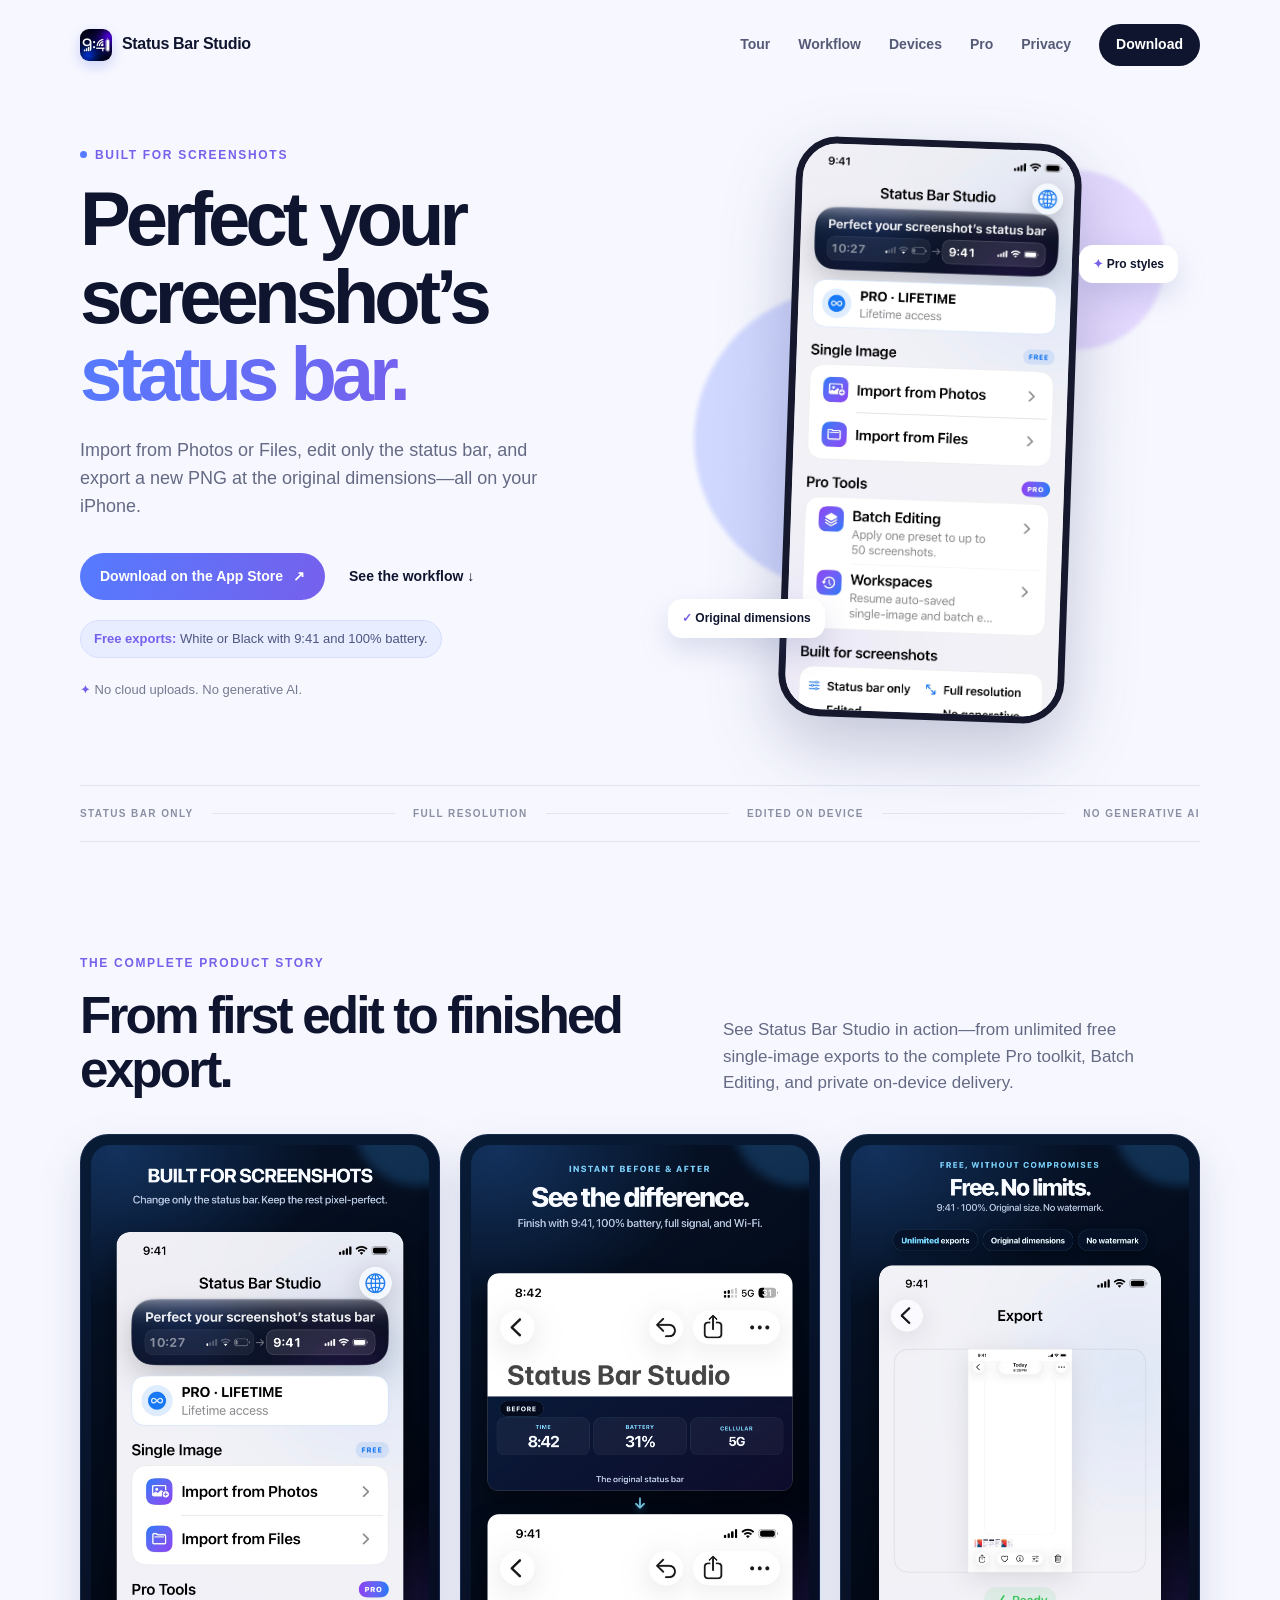
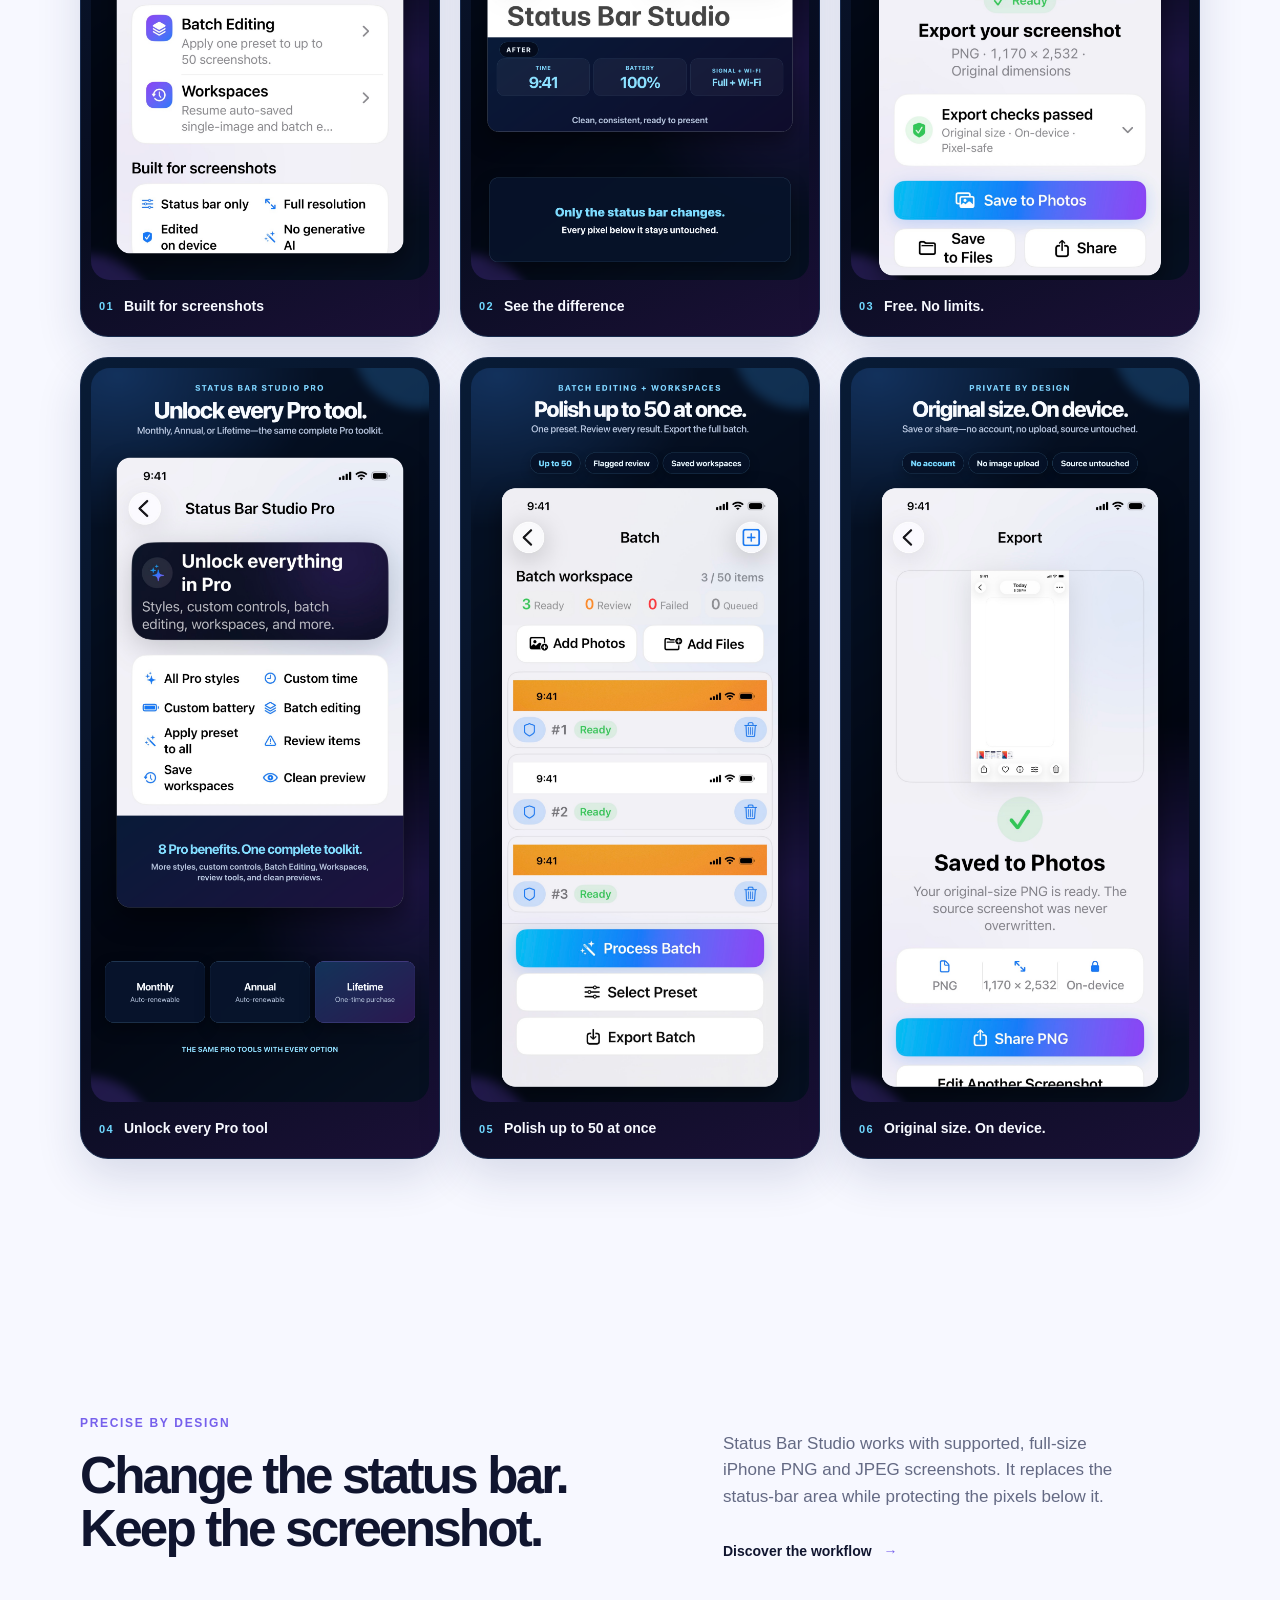
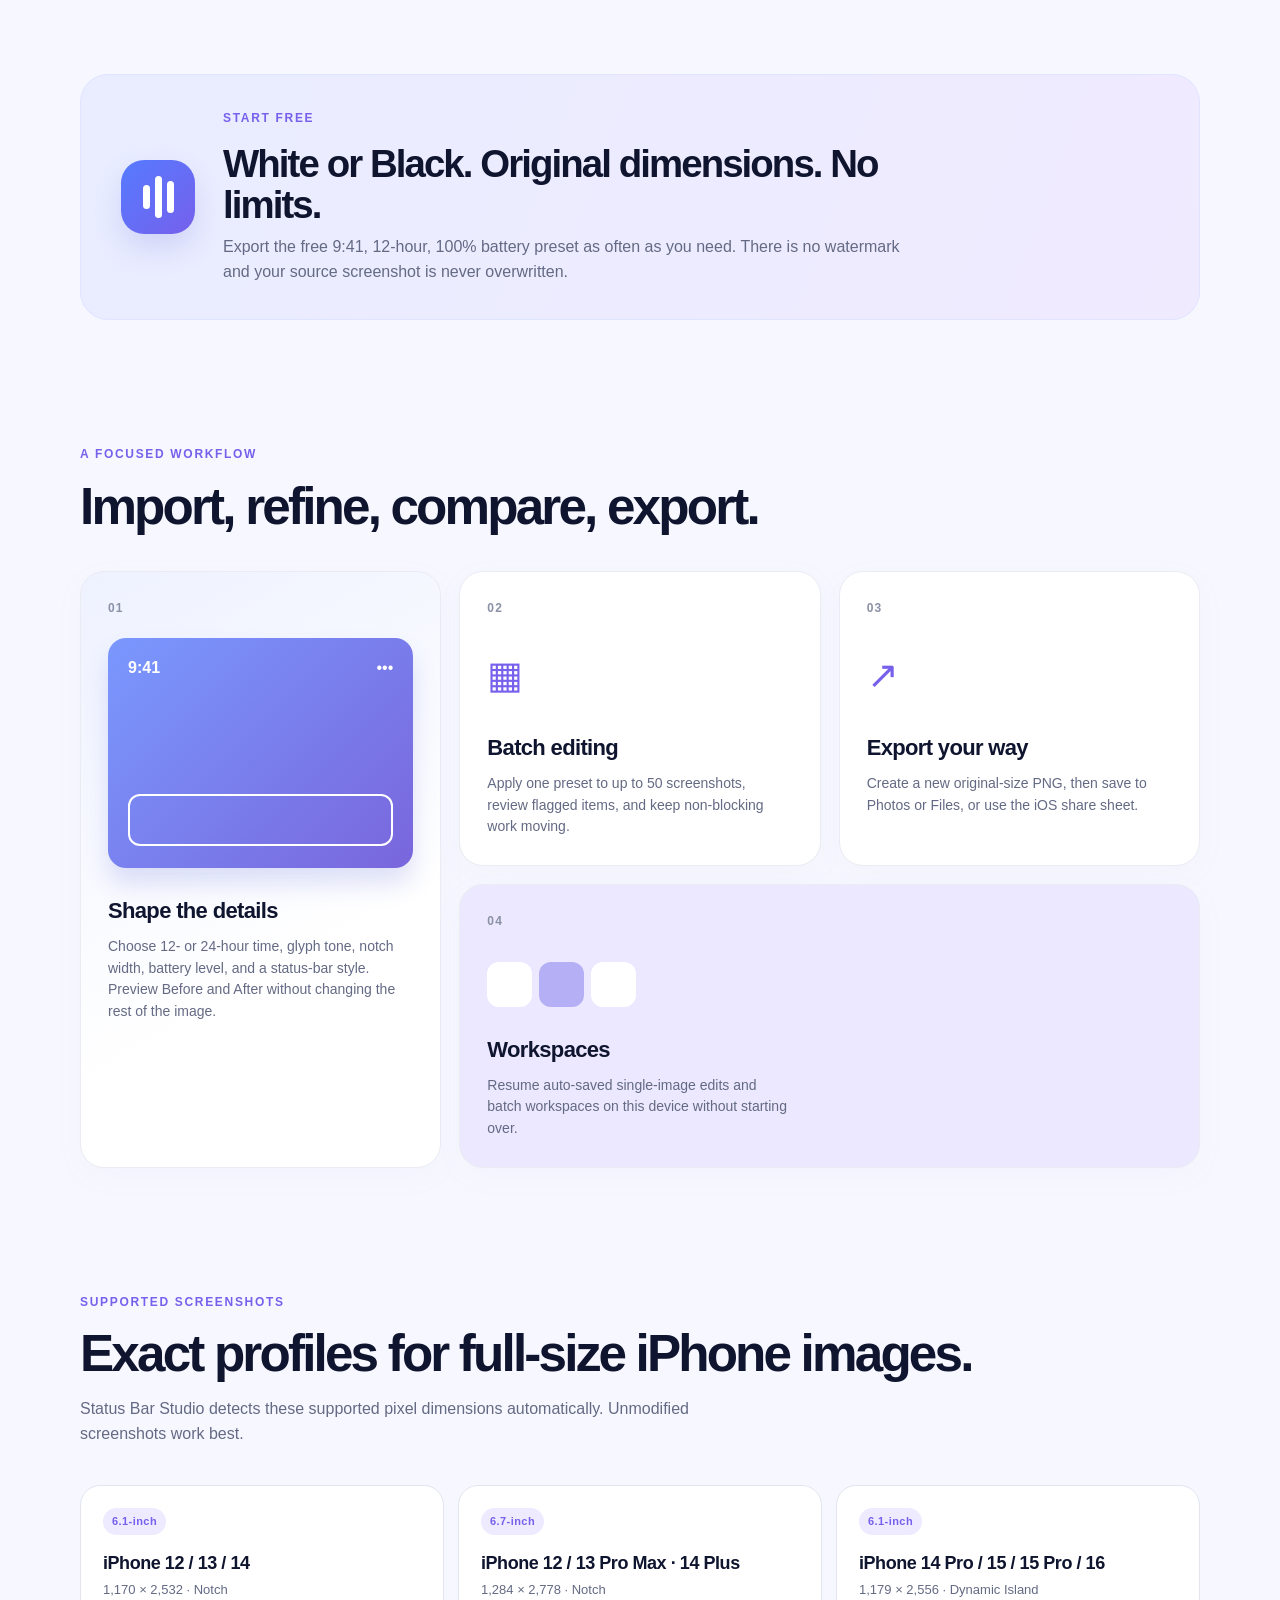
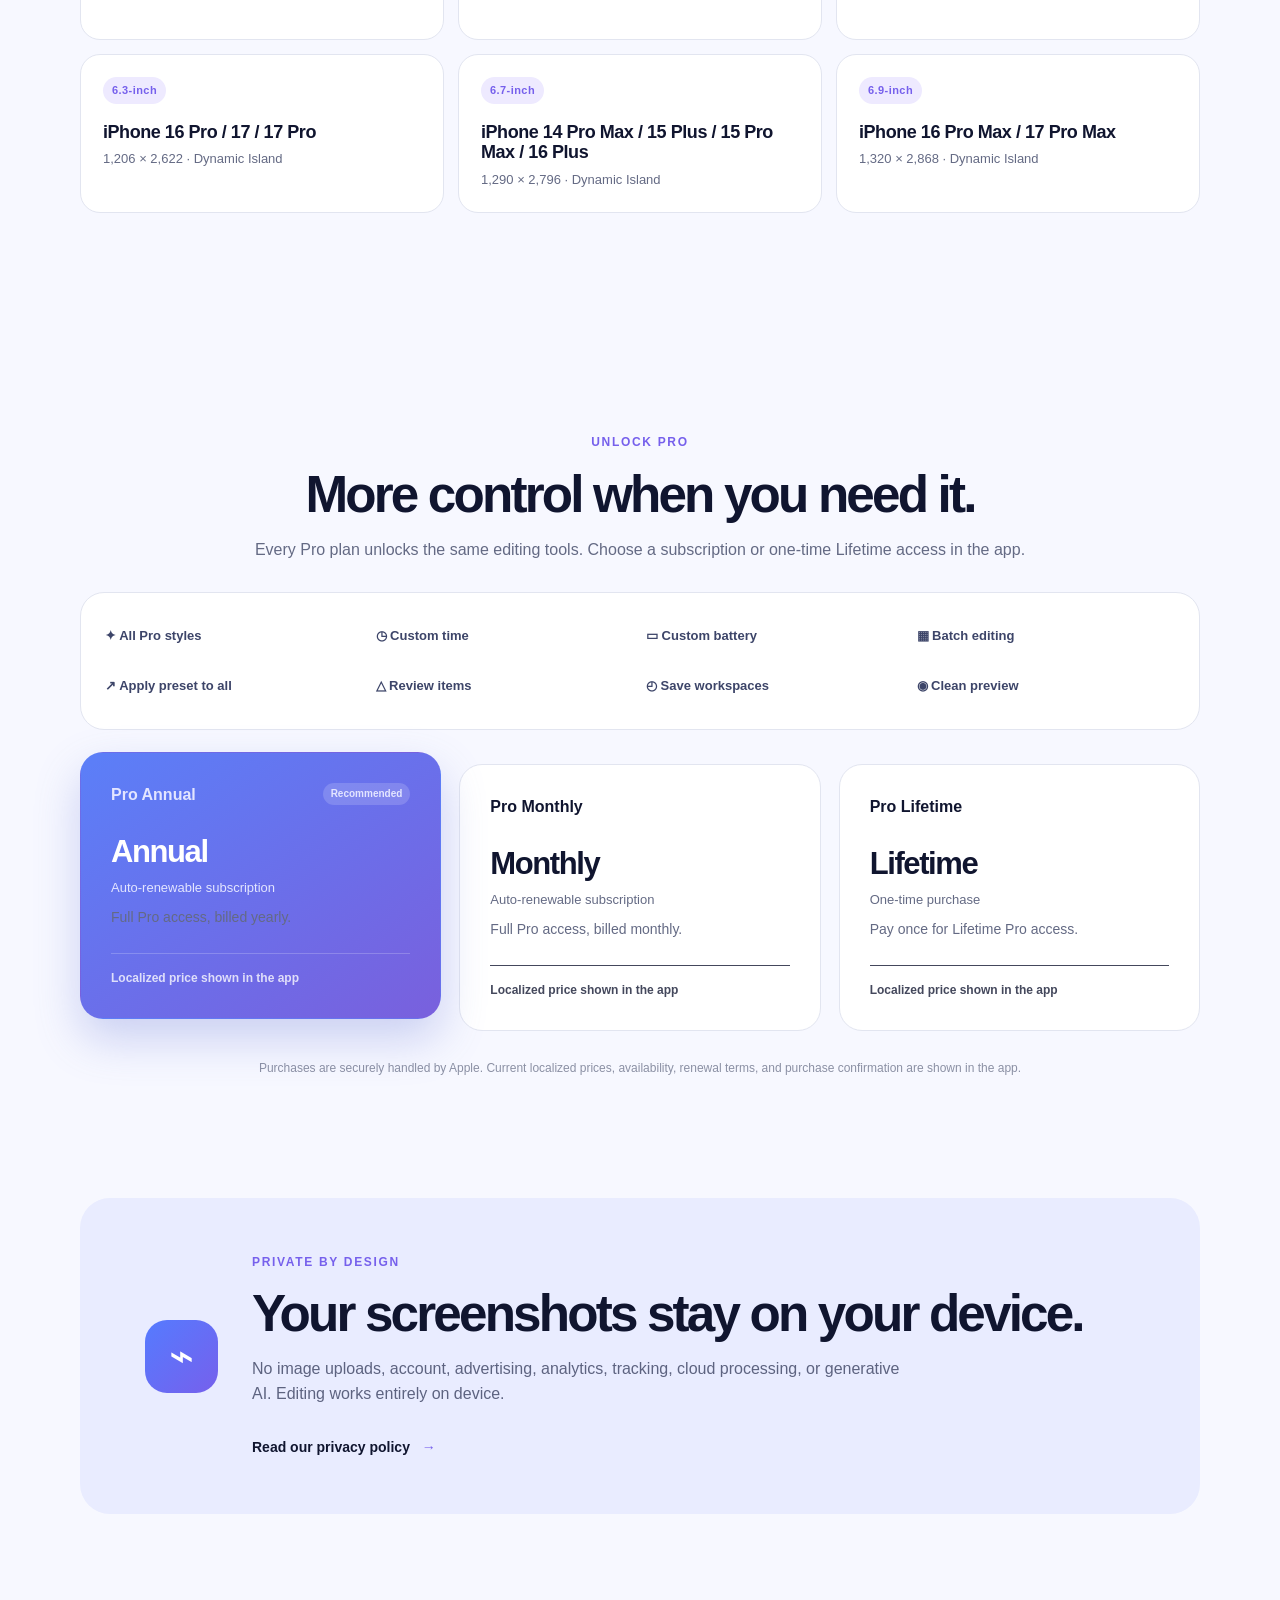
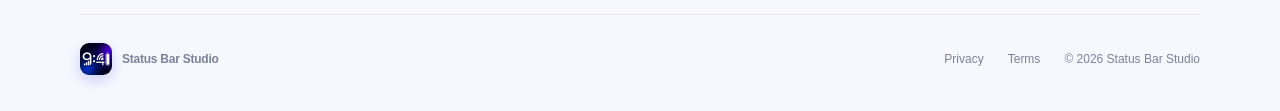
<file: index.html>
<!doctype html>
<html lang="en">
  <head>
    <meta charset="utf-8">
    <meta name="viewport" content="width=device-width, initial-scale=1">
    <meta name="description" content="Perfect your iPhone screenshot’s status bar with precise, on-device editing, original-size PNG export, Batch Editing, and Workspaces.">
    <meta name="theme-color" content="#f7f8ff">
    <meta property="og:type" content="website">
    <meta property="og:title" content="Status Bar Studio — Perfect your screenshot’s status bar">
    <meta property="og:description" content="Edit only the status bar, keep original dimensions, and process every screenshot on device.">
    <meta property="og:url" content="https://peterjiajunzhang.github.io/StatusBarStudioCom/">
    <meta property="og:image" content="https://peterjiajunzhang.github.io/StatusBarStudioCom/assets/marketing/slide-1.png">
    <link rel="canonical" href="https://peterjiajunzhang.github.io/StatusBarStudioCom/">
    <link rel="icon" href="assets/app-icon.png">
    <title>Status Bar Studio — Perfect your screenshot’s status bar</title>
    <link rel="stylesheet" href="styles.css">
    <script defer src="script.js"></script>
  </head>
  <body>
    <a class="skip-link" href="#main-content">Skip to content</a>
    <header class="site-header">
      <a class="brand" href="./" aria-label="Status Bar Studio home">
        <img class="brand-icon" src="assets/app-icon.png" alt="">
        <span>Status Bar Studio</span>
      </a>
      <button class="menu-toggle" type="button" aria-expanded="false" aria-controls="site-nav">Menu</button>
      <nav id="site-nav" class="site-nav" aria-label="Main navigation">
        <a href="#tour">Tour</a>
        <a href="#workflow">Workflow</a>
        <a href="#devices">Devices</a>
        <a href="#plans">Pro</a>
        <a href="privacy/">Privacy</a>
        <a class="nav-cta" href="https://apps.apple.com/app/id6801398367" aria-label="Download Status Bar Studio on the App Store">Download</a>
      </nav>
    </header>

    <main id="main-content">
      <section class="hero section-shell" aria-labelledby="hero-title">
        <div class="hero-copy">
          <p class="eyebrow"><span class="eyebrow-dot"></span>Built for screenshots</p>
          <h1 id="hero-title">Perfect your screenshot’s <em>status bar.</em></h1>
          <p class="hero-lede">Import from Photos or Files, edit only the status bar, and export a new PNG at the original dimensions—all on your iPhone.</p>
          <div class="hero-actions">
            <a class="button button-primary" href="https://apps.apple.com/app/id6801398367" aria-label="Download Status Bar Studio on the App Store">Download on the App Store <span aria-hidden="true">↗</span></a>
            <a class="text-link" href="#workflow">See the workflow <span aria-hidden="true">↓</span></a>
          </div>
          <p class="hero-free"><strong>Free exports:</strong> White or Black with 9:41 and 100% battery.</p>
          <p class="hero-note"><span aria-hidden="true">✦</span> No cloud uploads. No generative AI.</p>
        </div>
        <div class="hero-art hero-screenshot">
          <div class="glow glow-one"></div>
          <div class="glow glow-two"></div>
          <div class="screenshot-shell">
            <img src="assets/app-home.jpeg" width="1170" height="2532" alt="Status Bar Studio home screen showing the status-bar comparison, Single Image imports, Batch Editing, and Workspaces">
          </div>
          <div class="floating-chip chip-top">✦ <span>Pro styles</span></div>
          <div class="floating-chip chip-bottom">✓ <span>Original dimensions</span></div>
        </div>
      </section>

      <section class="trust-strip section-shell" aria-label="Product highlights">
        <span>STATUS BAR ONLY</span><span class="strip-line"></span><span>FULL RESOLUTION</span><span class="strip-line"></span><span>EDITED ON DEVICE</span><span class="strip-line"></span><span>NO GENERATIVE AI</span>
      </section>

      <section id="tour" class="campaign-section section-shell" aria-labelledby="tour-title">
        <div class="section-heading campaign-heading">
          <div>
            <p class="eyebrow">The complete product story</p>
            <h2 id="tour-title">From first edit to finished export.</h2>
          </div>
          <p>See Status Bar Studio in action—from unlimited free single-image exports to the complete Pro toolkit, Batch Editing, and private on-device delivery.</p>
        </div>
        <div class="campaign-gallery" aria-label="Status Bar Studio App Store product tour">
          <figure class="campaign-slide">
            <img src="assets/marketing/slide-1.png" width="1320" height="2868" loading="lazy" decoding="async" alt="Status Bar Studio home screen with its before-and-after status bar preview and import choices">
            <figcaption><span>01</span><strong>Built for screenshots</strong></figcaption>
          </figure>
          <figure class="campaign-slide">
            <img src="assets/marketing/slide-2.png" width="1320" height="2868" loading="lazy" decoding="async" alt="Before and after comparison changing 8:42, 31 percent, and 5G to 9:41, 100 percent, full signal, and Wi-Fi">
            <figcaption><span>02</span><strong>See the difference</strong></figcaption>
          </figure>
          <figure class="campaign-slide">
            <img src="assets/marketing/slide-3.png" width="1320" height="2868" loading="lazy" decoding="async" alt="Free export screen showing unlimited original-dimension PNG export without a watermark">
            <figcaption><span>03</span><strong>Free. No limits.</strong></figcaption>
          </figure>
          <figure class="campaign-slide">
            <img src="assets/marketing/slide-4.png" width="1320" height="2868" loading="lazy" decoding="async" alt="Status Bar Studio Pro screen showing eight Pro benefits and Monthly, Annual, and Lifetime purchase options">
            <figcaption><span>04</span><strong>Unlock every Pro tool</strong></figcaption>
          </figure>
          <figure class="campaign-slide">
            <img src="assets/marketing/slide-5.png" width="1320" height="2868" loading="lazy" decoding="async" alt="Batch workspace with three ready screenshots and controls to process, select a preset, and export the batch">
            <figcaption><span>05</span><strong>Polish up to 50 at once</strong></figcaption>
          </figure>
          <figure class="campaign-slide">
            <img src="assets/marketing/slide-6.png" width="1320" height="2868" loading="lazy" decoding="async" alt="Saved to Photos completion screen confirming PNG format, original dimensions, and on-device processing">
            <figcaption><span>06</span><strong>Original size. On device.</strong></figcaption>
          </figure>
        </div>
      </section>

      <section id="features" class="intro section-shell" aria-labelledby="intro-title">
        <div>
          <p class="eyebrow">Precise by design</p>
          <h2 id="intro-title">Change the status bar.<br>Keep the screenshot.</h2>
        </div>
        <div class="intro-copy">
          <p>Status Bar Studio works with supported, full-size iPhone PNG and JPEG screenshots. It replaces the status-bar area while protecting the pixels below it.</p>
          <a class="arrow-link" href="#workflow">Discover the workflow <span aria-hidden="true">→</span></a>
        </div>
      </section>

      <section class="free-export section-shell" aria-labelledby="free-export-title">
        <div class="free-export-icon" aria-hidden="true"><span></span><span></span><span></span></div>
        <div>
          <p class="eyebrow">Start free</p>
          <h2 id="free-export-title">White or Black. Original dimensions. No limits.</h2>
          <p>Export the free 9:41, 12-hour, 100% battery preset as often as you need. There is no watermark and your source screenshot is never overwritten.</p>
        </div>
      </section>

      <section id="workflow" class="feature-section section-shell" aria-labelledby="workflow-title">
        <div class="section-heading">
          <p class="eyebrow">A focused workflow</p>
          <h2 id="workflow-title">Import, refine, compare, export.</h2>
        </div>
        <div class="feature-grid">
          <article class="feature-card feature-card-large">
            <div class="card-number">01</div>
            <div class="mini-editor"><span class="mini-time">9:41</span><span class="mini-wifi">•••</span><div class="edit-handle"></div></div>
            <h3>Shape the details</h3>
            <p>Choose 12- or 24-hour time, glyph tone, notch width, battery level, and a status-bar style. Preview Before and After without changing the rest of the image.</p>
          </article>
          <article class="feature-card">
            <div class="card-number">02</div><div class="card-icon">▦</div>
            <h3>Batch editing</h3>
            <p>Apply one preset to up to 50 screenshots, review flagged items, and keep non-blocking work moving.</p>
          </article>
          <article class="feature-card">
            <div class="card-number">03</div><div class="card-icon">↗</div>
            <h3>Export your way</h3>
            <p>Create a new original-size PNG, then save to Photos or Files, or use the iOS share sheet.</p>
          </article>
          <article class="feature-card feature-card-wide">
            <div class="card-number">04</div><div class="history-dots"><span></span><span></span><span></span></div>
            <h3>Workspaces</h3>
            <p>Resume auto-saved single-image edits and batch workspaces on this device without starting over.</p>
          </article>
        </div>
      </section>

      <section id="devices" class="devices-section section-shell" aria-labelledby="devices-title">
        <div class="section-heading">
          <p class="eyebrow">Supported screenshots</p>
          <h2 id="devices-title">Exact profiles for full-size iPhone images.</h2>
          <p>Status Bar Studio detects these supported pixel dimensions automatically. Unmodified screenshots work best.</p>
        </div>
        <div class="device-grid">
          <article class="device-card"><span class="device-size">6.1-inch</span><h3>iPhone 12 / 13 / 14</h3><p>1,170 × 2,532 · Notch</p></article>
          <article class="device-card"><span class="device-size">6.7-inch</span><h3>iPhone 12 / 13 Pro Max · 14 Plus</h3><p>1,284 × 2,778 · Notch</p></article>
          <article class="device-card"><span class="device-size">6.1-inch</span><h3>iPhone 14 Pro / 15 / 15 Pro / 16</h3><p>1,179 × 2,556 · Dynamic Island</p></article>
          <article class="device-card"><span class="device-size">6.3-inch</span><h3>iPhone 16 Pro / 17 / 17 Pro</h3><p>1,206 × 2,622 · Dynamic Island</p></article>
          <article class="device-card"><span class="device-size">6.7-inch</span><h3>iPhone 14 Pro Max / 15 Plus / 15 Pro Max / 16 Plus</h3><p>1,290 × 2,796 · Dynamic Island</p></article>
          <article class="device-card"><span class="device-size">6.9-inch</span><h3>iPhone 16 Pro Max / 17 Pro Max</h3><p>1,320 × 2,868 · Dynamic Island</p></article>
        </div>
      </section>

      <section id="plans" class="plans-section section-shell" aria-labelledby="plans-title">
        <div class="section-heading centered">
          <p class="eyebrow">Unlock Pro</p>
          <h2 id="plans-title">More control when you need it.</h2>
          <p>Every Pro plan unlocks the same editing tools. Choose a subscription or one-time Lifetime access in the app.</p>
        </div>
        <div class="pro-benefits" aria-label="Pro includes">
          <span>✦ All Pro styles</span><span>◷ Custom time</span><span>▭ Custom battery</span><span>▦ Batch editing</span>
          <span>↗ Apply preset to all</span><span>△ Review items</span><span>◴ Save workspaces</span><span>◉ Clean preview</span>
        </div>
        <div class="plan-grid">
          <article class="plan-card plan-card-featured">
            <p class="plan-label">Pro Annual <span class="popular">Recommended</span></p>
            <h3>Annual<span>Auto-renewable subscription</span></h3>
            <p>Full Pro access, billed yearly.</p>
            <span class="plan-access">Localized price shown in the app</span>
          </article>
          <article class="plan-card">
            <p class="plan-label">Pro Monthly</p>
            <h3>Monthly<span>Auto-renewable subscription</span></h3>
            <p>Full Pro access, billed monthly.</p>
            <span class="plan-access">Localized price shown in the app</span>
          </article>
          <article class="plan-card">
            <p class="plan-label">Pro Lifetime</p>
            <h3>Lifetime<span>One-time purchase</span></h3>
            <p>Pay once for Lifetime Pro access.</p>
            <span class="plan-access">Localized price shown in the app</span>
          </article>
        </div>
        <p class="pricing-note">Purchases are securely handled by Apple. Current localized prices, availability, renewal terms, and purchase confirmation are shown in the app.</p>
      </section>

      <section id="privacy" class="privacy-callout section-shell" aria-labelledby="privacy-title">
        <div class="privacy-symbol" aria-hidden="true">⌁</div>
        <div>
          <p class="eyebrow">Private by design</p>
          <h2 id="privacy-title">Your screenshots stay on your device.</h2>
          <p>No image uploads, account, advertising, analytics, tracking, cloud processing, or generative AI. Editing works entirely on device.</p>
          <a class="arrow-link" href="privacy/">Read our privacy policy <span aria-hidden="true">→</span></a>
        </div>
      </section>
    </main>

    <footer class="site-footer section-shell">
      <a class="brand" href="./"><img class="brand-icon" src="assets/app-icon.png" alt=""><span>Status Bar Studio</span></a>
      <div class="footer-links">
        <a href="privacy/">Privacy</a>
        <a href="https://www.apple.com/legal/internet-services/itunes/dev/stdeula/">Terms</a>
        <span>© <span id="year">2026</span> Status Bar Studio</span>
      </div>
    </footer>
  </body>
</html>
</file>
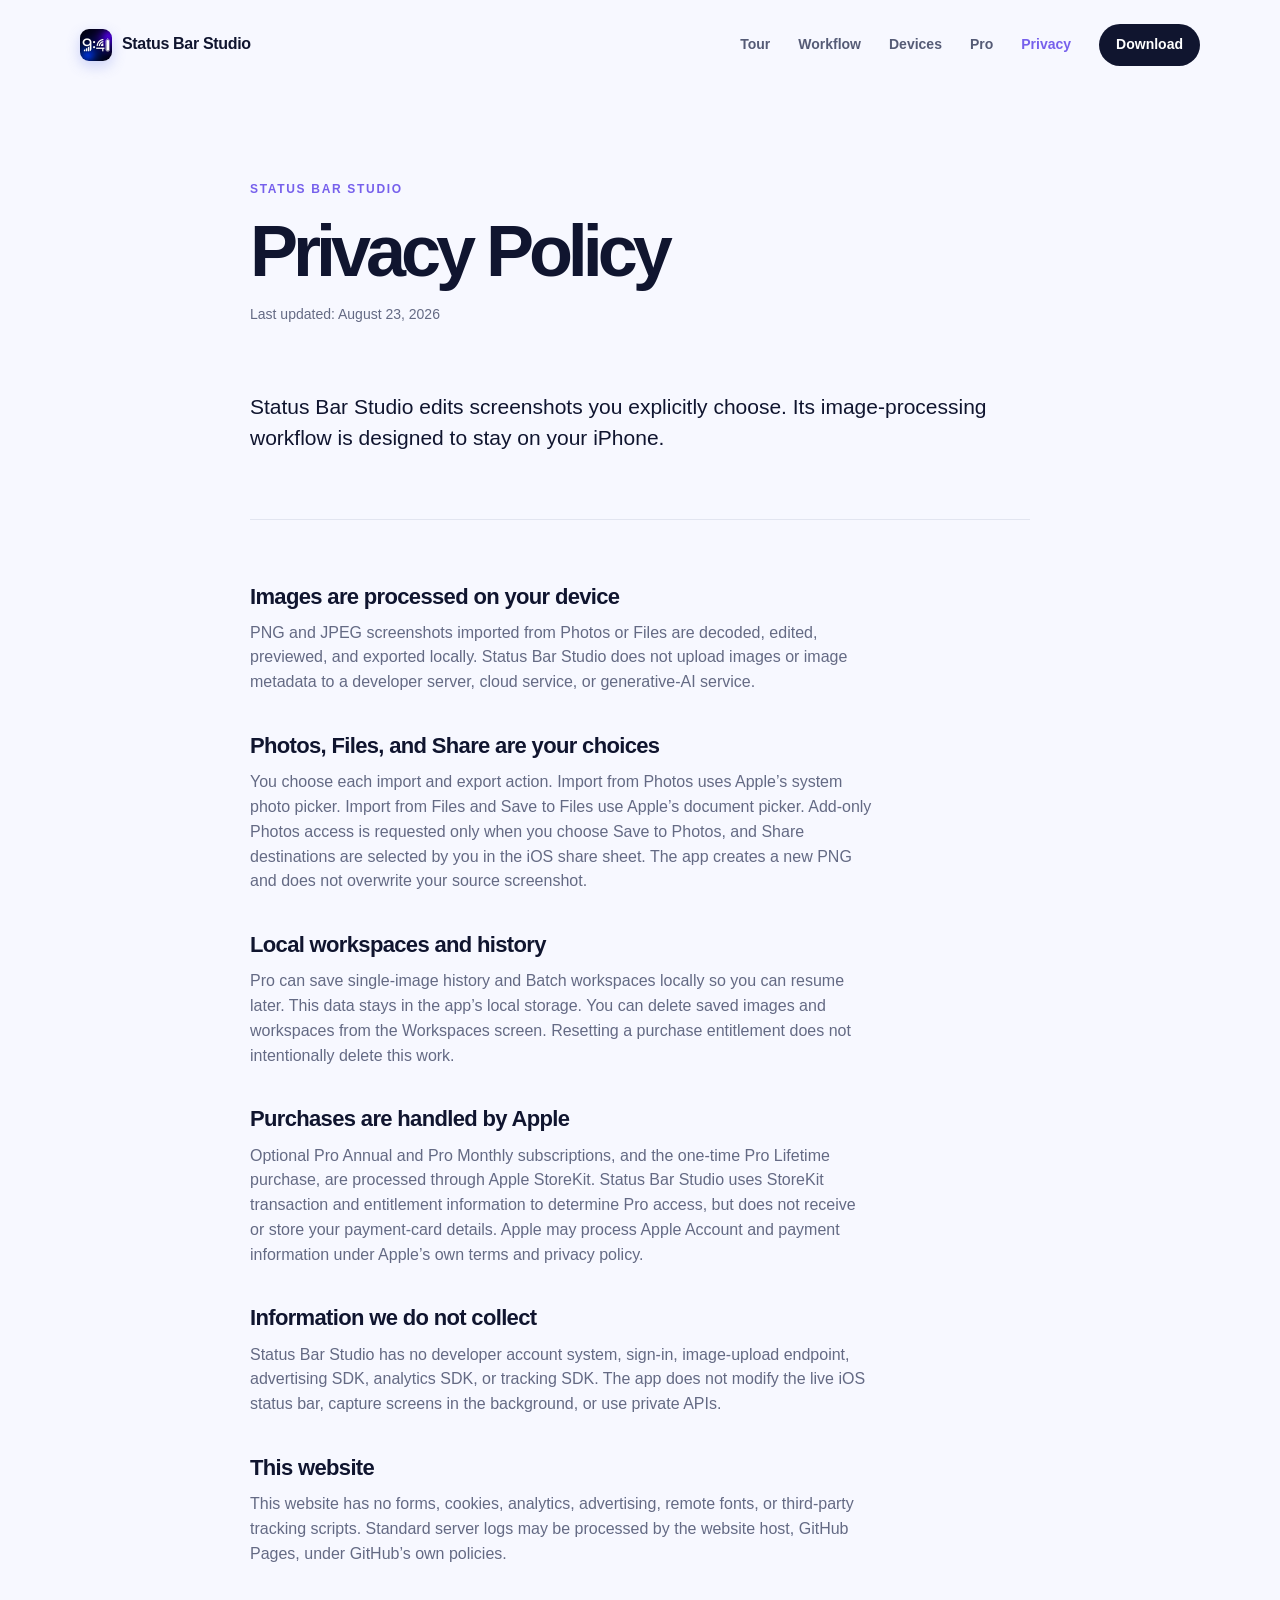
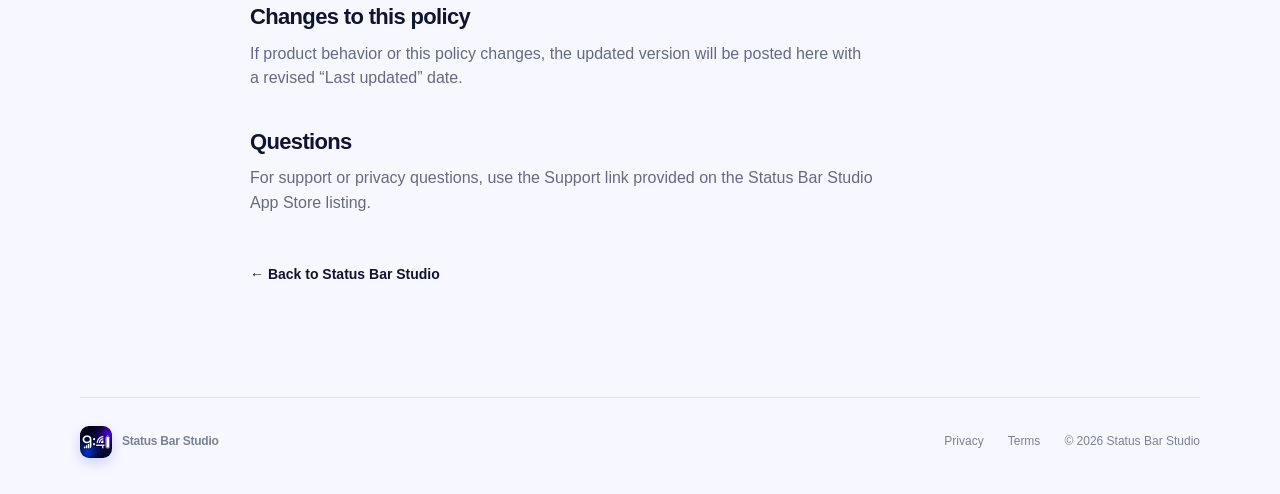
<file: privacy/index.html>
<!doctype html>
<html lang="en">
  <head>
    <meta charset="utf-8">
    <meta name="viewport" content="width=device-width, initial-scale=1">
    <meta name="description" content="Privacy policy for Status Bar Studio. Imported screenshots are processed entirely on your iPhone and are not uploaded.">
    <meta name="theme-color" content="#f7f8ff">
    <meta property="og:type" content="website">
    <meta property="og:title" content="Privacy Policy — Status Bar Studio">
    <meta property="og:description" content="Learn how Status Bar Studio processes images, local workspaces, and Apple purchases.">
    <meta property="og:url" content="https://peterjiajunzhang.github.io/StatusBarStudioCom/privacy/">
    <link rel="canonical" href="https://peterjiajunzhang.github.io/StatusBarStudioCom/privacy/">
    <link rel="icon" href="../assets/app-icon.png">
    <title>Privacy Policy — Status Bar Studio</title>
    <link rel="stylesheet" href="../styles.css">
    <script defer src="../script.js"></script>
  </head>
  <body>
    <a class="skip-link" href="#main-content">Skip to content</a>
    <header class="site-header">
      <a class="brand" href="../" aria-label="Status Bar Studio home"><img class="brand-icon" src="../assets/app-icon.png" alt=""><span>Status Bar Studio</span></a>
      <button class="menu-toggle" type="button" aria-expanded="false" aria-controls="site-nav">Menu</button>
      <nav id="site-nav" class="site-nav" aria-label="Main navigation">
        <a href="../#tour">Tour</a>
        <a href="../#workflow">Workflow</a>
        <a href="../#devices">Devices</a>
        <a href="../#plans">Pro</a>
        <a href="./" aria-current="page">Privacy</a>
        <a class="nav-cta" href="https://apps.apple.com/app/id6801398367" aria-label="Download Status Bar Studio on the App Store">Download</a>
      </nav>
    </header>

    <main id="main-content" class="legal-page section-shell">
      <p class="eyebrow">Status Bar Studio</p>
      <h1>Privacy Policy</h1>
      <p class="legal-updated">Last updated: August 23, 2026</p>

      <div class="legal-intro">
        <p>Status Bar Studio edits screenshots you explicitly choose. Its image-processing workflow is designed to stay on your iPhone.</p>
      </div>

      <div class="legal-content">
        <h2>Images are processed on your device</h2>
        <p>PNG and JPEG screenshots imported from Photos or Files are decoded, edited, previewed, and exported locally. Status Bar Studio does not upload images or image metadata to a developer server, cloud service, or generative-AI service.</p>

        <h2>Photos, Files, and Share are your choices</h2>
        <p>You choose each import and export action. Import from Photos uses Apple’s system photo picker. Import from Files and Save to Files use Apple’s document picker. Add-only Photos access is requested only when you choose Save to Photos, and Share destinations are selected by you in the iOS share sheet. The app creates a new PNG and does not overwrite your source screenshot.</p>

        <h2>Local workspaces and history</h2>
        <p>Pro can save single-image history and Batch workspaces locally so you can resume later. This data stays in the app’s local storage. You can delete saved images and workspaces from the Workspaces screen. Resetting a purchase entitlement does not intentionally delete this work.</p>

        <h2>Purchases are handled by Apple</h2>
        <p>Optional Pro Annual and Pro Monthly subscriptions, and the one-time Pro Lifetime purchase, are processed through Apple StoreKit. Status Bar Studio uses StoreKit transaction and entitlement information to determine Pro access, but does not receive or store your payment-card details. Apple may process Apple Account and payment information under Apple’s own terms and privacy policy.</p>

        <h2>Information we do not collect</h2>
        <p>Status Bar Studio has no developer account system, sign-in, image-upload endpoint, advertising SDK, analytics SDK, or tracking SDK. The app does not modify the live iOS status bar, capture screens in the background, or use private APIs.</p>

        <h2>This website</h2>
        <p>This website has no forms, cookies, analytics, advertising, remote fonts, or third-party tracking scripts. Standard server logs may be processed by the website host, GitHub Pages, under GitHub’s own policies.</p>

        <h2>Changes to this policy</h2>
        <p>If product behavior or this policy changes, the updated version will be posted here with a revised “Last updated” date.</p>

        <h2>Questions</h2>
        <p>For support or privacy questions, use the Support link provided on the Status Bar Studio App Store listing.</p>
      </div>

      <a class="back-link" href="../">← Back to Status Bar Studio</a>
    </main>

    <footer class="site-footer section-shell">
      <a class="brand" href="../"><img class="brand-icon" src="../assets/app-icon.png" alt=""><span>Status Bar Studio</span></a>
      <div class="footer-links">
        <a href="./">Privacy</a>
        <a href="https://www.apple.com/legal/internet-services/itunes/dev/stdeula/">Terms</a>
        <span>© <span id="year">2026</span> Status Bar Studio</span>
      </div>
    </footer>
  </body>
</html>
</file>
<file: styles.css>
:root{--ink:#10152f;--muted:#646a84;--line:#e2e5f0;--blue:#557bff;--purple:#7660ec;--soft:#f7f8ff;--white:#fff;--shadow:0 24px 70px rgba(63,72,142,.15)}*{box-sizing:border-box}html{scroll-behavior:smooth}body{margin:0;color:var(--ink);background:var(--soft);font-family:-apple-system,BlinkMacSystemFont,"Segoe UI",sans-serif;line-height:1.55}a{color:inherit;text-decoration:none}a:focus-visible,button:focus-visible{outline:3px solid #1c8fff;outline-offset:4px}.section-shell,.site-header{width:min(1120px,calc(100% - 40px));margin-inline:auto}.site-header{display:flex;align-items:center;justify-content:space-between;padding:24px 0}.brand{display:inline-flex;align-items:center;gap:10px;font-weight:750;letter-spacing:-.02em}.brand-mark{width:28px;height:28px;border-radius:9px;background:linear-gradient(135deg,var(--blue),var(--purple));display:inline-flex;align-items:center;justify-content:center;gap:2px;box-shadow:0 5px 14px #6877e64d}.brand-mark span{width:3px;border-radius:3px;background:#fff}.brand-mark span:nth-child(1){height:7px}.brand-mark span:nth-child(2){height:12px}.brand-mark span:nth-child(3){height:9px}.site-nav{display:flex;gap:28px;align-items:center;font-size:14px;font-weight:600;color:#555b76}.site-nav a:hover,.footer-links a:hover,.text-link:hover,.arrow-link:hover{color:var(--purple)}.nav-cta{color:var(--white)!important;background:var(--ink);border-radius:999px;padding:10px 17px}.menu-toggle{display:none;border:0;background:none;color:var(--ink);font:inherit;font-weight:650}.hero{min-height:650px;display:grid;grid-template-columns:1fr 1fr;align-items:center;gap:40px;padding-top:40px;padding-bottom:55px}.eyebrow{margin:0 0 16px;color:var(--purple);font-size:12px;letter-spacing:.14em;font-weight:800;text-transform:uppercase}.eyebrow-dot{display:inline-block;width:7px;height:7px;border-radius:50%;background:var(--blue);margin-right:8px;vertical-align:1px}.hero h1{font-size:clamp(48px,6vw,76px);line-height:1.02;letter-spacing:-.065em;margin:0 0 24px}.hero h1 em{font-style:normal;background:linear-gradient(110deg,var(--blue),var(--purple));background-clip:text;-webkit-background-clip:text;color:transparent}.hero-lede{max-width:475px;color:var(--muted);font-size:18px}.hero-actions{display:flex;align-items:center;gap:24px;margin:32px 0 20px}.button{display:inline-flex;align-items:center;justify-content:center;gap:10px;border-radius:999px;padding:13px 20px;font-weight:750;font-size:14px;transition:transform .2s,box-shadow .2s}.button:hover{transform:translateY(-2px);box-shadow:0 10px 24px #4c60bb33}.button-primary{color:#fff;background:linear-gradient(110deg,var(--blue),var(--purple))}.text-link,.arrow-link{font-weight:750;font-size:14px}.hero-note{font-size:13px;color:#747a91}.hero-note span{color:var(--purple)}.hero-art{height:500px;position:relative}.glow{position:absolute;border-radius:50%;filter:blur(2px)}.glow-one{width:300px;height:300px;background:#b7c4ff99;top:100px;left:80px}.glow-two{width:180px;height:180px;background:#d9c7ff99;right:0;top:0}.phone{position:absolute;width:205px;height:410px;border:7px solid #25294c;border-radius:34px;padding:7px;background:#31355b;box-shadow:var(--shadow)}.phone-front{right:75px;top:55px;transform:rotate(7deg);z-index:2}.phone-back{left:55px;top:100px;transform:rotate(-12deg);opacity:.8}.phone-screen{height:100%;border-radius:22px;position:relative;overflow:hidden;padding:18px 14px;color:#fff}.screen-blue{background:linear-gradient(155deg,#9fc4ff,#5267de 58%,#8e72e5)}.screen-purple{background:linear-gradient(155deg,#d6c8ff,#7061d7 58%,#4d62bd)}.status-time{font-size:12px;font-weight:700;position:absolute;top:14px;left:20px}.status-icons{position:absolute;top:15px;right:17px;display:flex;gap:3px}.status-icons i{display:block;width:8px;height:6px;border-radius:3px;background:#fff}.preview-card{position:absolute;top:112px;left:16px;right:16px;padding:20px 14px;border-radius:18px;background:#ffffff2e;backdrop-filter:blur(6px)}.preview-card span{font-size:10px;opacity:.8}.preview-card strong{display:block;margin-top:8px;font-size:22px;line-height:1.1}.preview-bottom{position:absolute;bottom:20px;left:20px;right:20px;height:6px;background:#ffffff5e;border-radius:6px}.floating-chip{position:absolute;z-index:3;background:#fff;padding:10px 14px;border-radius:14px;box-shadow:0 12px 30px #4853932e;font-size:12px;font-weight:750;color:var(--ink)}.floating-chip:first-letter{color:var(--purple)}.chip-top{right:0;top:92px}.chip-bottom{left:10px;bottom:70px}.trust-strip{border-top:1px solid var(--line);border-bottom:1px solid var(--line);padding:20px 0;display:flex;align-items:center;gap:18px;color:#8a8fa3;font-size:10px;letter-spacing:.14em;font-weight:800}.strip-line{height:1px;background:var(--line);flex:1}.intro{display:grid;grid-template-columns:1.1fr .9fr;gap:60px;padding-top:130px;padding-bottom:110px}.intro h2,.section-heading h2,.privacy-callout h2{font-size:clamp(34px,4vw,52px);letter-spacing:-.055em;line-height:1.05;margin:0}.intro-copy{align-self:end;color:var(--muted);font-size:17px;max-width:410px}.arrow-link{display:inline-block;color:var(--ink);margin-top:14px}.arrow-link span{color:var(--purple);margin-left:8px}.feature-section{padding-bottom:125px}.section-heading{margin-bottom:38px}.feature-grid{display:grid;grid-template-columns:repeat(3,1fr);gap:18px}.feature-card{background:var(--white);border:1px solid #eaebf3;border-radius:24px;padding:27px;min-height:250px;box-shadow:0 8px 30px #6a71a00b}.feature-card-large{grid-row:span 2;min-height:518px;background:linear-gradient(150deg,#eef2ff,#fff 65%)}.feature-card-wide{grid-column:span 2;min-height:250px;background:#ebe8ff}.card-number{color:#8b91a6;font-size:12px;font-weight:800;letter-spacing:.1em}.feature-card h3{font-size:22px;letter-spacing:-.03em;margin:26px 0 8px}.feature-card p{color:var(--muted);font-size:14px;margin:0;max-width:300px}.mini-editor{height:230px;margin-top:20px;border-radius:18px;background:linear-gradient(135deg,#7a98ff,#7966dc);position:relative;color:#fff;box-shadow:0 16px 25px #5d6fd633}.mini-time{position:absolute;top:18px;left:20px;font-weight:750}.mini-wifi{position:absolute;right:20px;top:18px}.edit-handle{position:absolute;bottom:22px;left:20px;right:20px;height:52px;border:2px solid #fff;border-radius:12px}.card-icon{font-size:38px;color:var(--purple);margin-top:28px}.history-dots{display:flex;gap:7px;margin-top:31px}.history-dots span{display:block;width:45px;height:45px;border-radius:12px;background:#fff}.history-dots span:nth-child(2){background:#b5aff5}.plans-section{padding:95px 0 120px}.centered{text-align:center}.centered>p:last-child{color:var(--muted);margin:16px auto 40px}.plan-grid{display:grid;grid-template-columns:repeat(3,1fr);gap:18px}.plan-card{background:#fff;border:1px solid var(--line);border-radius:23px;padding:30px}.plan-card-featured{color:#fff;background:linear-gradient(145deg,#5b7ff8,#7960dd);border-color:transparent;transform:translateY(-12px);box-shadow:0 20px 45px #6475d44d}.plan-label{font-weight:800;margin:0 0 20px}.popular{float:right;background:#ffffff29;border-radius:99px;padding:3px 8px;font-size:10px}.plan-card h3{font-size:37px;letter-spacing:-.06em;margin:0}.plan-card h3 span{display:block;color:var(--muted);font-size:13px;letter-spacing:0;font-weight:500;margin-top:3px}.plan-card-featured h3 span,.plan-card-featured p{color:#e3e5ff}.plan-card>p:not(.plan-label){color:var(--muted);font-size:14px;margin:10px 0 25px}.button-light{border:1px solid var(--line);width:100%}.button-white{background:#fff;color:var(--ink);width:100%}.pricing-note{text-align:center;color:#8b90a4;font-size:12px;margin:28px 0 0}.privacy-callout{display:flex;align-items:center;gap:34px;padding:55px 65px;margin-bottom:100px;background:#e9ecff;border-radius:30px}.privacy-symbol{display:grid;place-items:center;width:73px;height:73px;border-radius:22px;color:#fff;background:linear-gradient(135deg,var(--blue),var(--purple));font-size:42px}.privacy-callout p:not(.eyebrow){color:#5d6380;max-width:670px}.site-footer{border-top:1px solid var(--line);padding:28px 0 36px;display:flex;justify-content:space-between;align-items:center;font-size:12px;color:#7b8198}.footer-links{display:flex;gap:24px}.legal-page{max-width:780px;padding:90px 0 110px}.legal-page h1{font-size:clamp(48px,8vw,72px);letter-spacing:-.07em;line-height:1.05;margin:0 0 12px}.legal-updated{color:var(--muted);font-size:14px}.legal-intro{font-size:21px;line-height:1.5;padding:30px 0 12px}.legal-content{border-top:1px solid var(--line);margin-top:32px;padding-top:26px}.legal-content h2{font-size:22px;letter-spacing:-.03em;margin:34px 0 7px}.legal-content p{color:var(--muted);margin:0}.back-link{display:inline-block;margin-top:48px;font-weight:750;font-size:14px}@media(max-width:760px){.section-shell,.site-header{width:min(100% - 32px,560px)}.site-header{padding:18px 0}.menu-toggle{display:block}.site-nav{display:none;position:absolute;top:68px;left:16px;right:16px;z-index:10;flex-direction:column;align-items:stretch;gap:0;padding:10px;background:#fff;border:1px solid var(--line);border-radius:18px;box-shadow:var(--shadow)}.site-nav.is-open{display:flex}.site-nav a{padding:12px 14px}.hero{display:block;padding-top:58px;min-height:0}.hero h1{font-size:52px}.hero-art{height:420px;margin-top:25px;transform:scale(.86);transform-origin:top center}.phone-front{right:42px}.phone-back{left:20px}.chip-top{right:5px}.chip-bottom{left:0}.trust-strip{gap:8px;justify-content:space-between;font-size:8px}.strip-line{display:none}.intro{display:block;padding-top:90px;padding-bottom:80px}.intro-copy{margin-top:26px}.feature-grid,.plan-grid{grid-template-columns:1fr}.feature-card-large{grid-row:auto;min-height:440px}.feature-card-wide{grid-column:auto}.plans-section{padding-top:70px}.plan-card-featured{transform:none}.privacy-callout{display:block;padding:32px;margin-bottom:70px}.privacy-symbol{margin-bottom:24px}.site-footer{display:block}.footer-links{margin-top:18px;flex-wrap:wrap}.legal-page{padding-top:65px}.legal-intro{font-size:18px}}
.brand-icon{object-fit:cover}.free-export{display:flex;align-items:center;gap:28px;margin-bottom:125px;padding:34px 40px;background:linear-gradient(110deg,#e9edff,#f0eaff);border:1px solid #dfe4ff;border-radius:28px}.free-export h2{max-width:700px;font-size:clamp(28px,3vw,42px);letter-spacing:-.05em;line-height:1.06;margin:0 0 10px}.free-export p:not(.eyebrow){color:var(--muted);margin:0;max-width:700px}.free-export-icon{flex:0 0 74px;width:74px;height:74px;border-radius:23px;background:linear-gradient(135deg,var(--blue),var(--purple));display:flex;align-items:center;justify-content:center;gap:5px;box-shadow:0 14px 28px #6b72d633}.free-export-icon span{width:7px;border-radius:7px;background:#fff}.free-export-icon span:nth-child(1){height:24px}.free-export-icon span:nth-child(2){height:42px}.free-export-icon span:nth-child(3){height:32px}.devices-section{padding-bottom:125px}.devices-section .section-heading>p:last-child{color:var(--muted);max-width:650px;margin:16px 0 0}.device-grid{display:grid;grid-template-columns:repeat(3,1fr);gap:14px}.device-card{background:#fff;border:1px solid var(--line);border-radius:20px;padding:22px;min-height:155px}.device-size{display:inline-block;color:var(--purple);background:#eeeaff;border-radius:999px;padding:5px 9px;font-size:11px;font-weight:800;letter-spacing:.04em}.device-card h3{font-size:18px;line-height:1.15;letter-spacing:-.025em;margin:18px 0 7px}.device-card p{color:var(--muted);font-size:13px;margin:0}.hero-free{display:inline-block;color:#4d5681;background:#e8edff;border:1px solid #d7dfff;border-radius:999px;padding:8px 13px;font-size:13px;margin:0 0 9px}.hero-free strong{color:var(--purple)}@media(max-width:760px){.free-export{display:block;margin-bottom:90px;padding:28px}.free-export-icon{margin-bottom:24px}.device-grid{grid-template-columns:1fr}.devices-section{padding-bottom:90px}}
.site-header .brand-icon,.site-footer .brand-icon{width:32px;height:32px;object-fit:cover;border-radius:9px;box-shadow:0 5px 14px #6877e64d}
.skip-link{position:fixed;left:16px;top:-80px;z-index:100;padding:10px 14px;border-radius:10px;color:#fff;background:var(--ink);font-weight:750}.skip-link:focus{top:16px}.site-nav a[aria-current=page]{color:var(--purple)}
.hero-screenshot{height:600px;display:grid;place-items:center;isolation:isolate}.hero-screenshot .glow{z-index:-1}.hero-screenshot .glow-one{left:34px;top:160px}.hero-screenshot .glow-two{right:35px;top:40px}.screenshot-shell{position:relative;z-index:1;width:286px;height:580px;overflow:hidden;border:7px solid #16192d;border-radius:42px;background:#eef0f8;box-shadow:0 28px 70px rgba(35,43,97,.25);transform:rotate(2deg)}.screenshot-shell img{display:block;width:100%;height:100%;object-fit:cover;object-position:top}.hero-screenshot .chip-top{right:22px;top:115px}.hero-screenshot .chip-bottom{left:8px;bottom:92px}
.campaign-section{padding:112px 0 125px}.campaign-heading{display:grid;grid-template-columns:1.1fr .9fr;align-items:end;gap:60px}.campaign-heading h2{font-size:clamp(34px,4vw,52px);letter-spacing:-.055em;line-height:1.05;margin:0}.campaign-heading>p{max-width:440px;margin:0;color:var(--muted);font-size:17px}.campaign-gallery{display:grid;grid-template-columns:repeat(3,1fr);gap:20px}.campaign-slide{min-width:0;margin:0;padding:10px 10px 0;border:1px solid #182b4d;border-radius:28px;background:linear-gradient(155deg,#081b35,#080d20 72%,#1b1037);box-shadow:0 18px 45px rgba(31,42,97,.14);overflow:hidden}.campaign-slide img{display:block;width:100%;height:auto;aspect-ratio:1320/2868;object-fit:cover;border-radius:19px}.campaign-slide figcaption{display:flex;align-items:center;gap:10px;min-height:56px;padding:8px 8px 10px;color:#f7f9ff;font-size:14px}.campaign-slide figcaption span{color:#70d8ff;font-size:11px;font-weight:800;letter-spacing:.12em}.campaign-slide figcaption strong{font-weight:750}
.pro-benefits{display:grid;grid-template-columns:repeat(4,1fr);gap:12px;margin:-10px 0 34px;padding:24px;border:1px solid var(--line);border-radius:24px;background:#fff}.pro-benefits span{display:flex;align-items:center;min-height:38px;color:#3d4569;font-size:13px;font-weight:700}.pro-benefits span::first-letter{color:var(--blue)}.plan-access{display:block;padding-top:15px;border-top:1px solid currentColor;color:inherit;font-size:12px;font-weight:700;opacity:.78}.plan-card h3{font-size:31px;letter-spacing:-.045em}.plan-card h3 span{line-height:1.35}.plan-card-featured .plan-access{border-color:#ffffff42}.plan-card-featured .popular{white-space:nowrap}.legal-content p{max-width:70ch}.legal-content a{text-decoration:underline;text-underline-offset:3px}
@media(max-width:900px){.campaign-gallery{grid-template-columns:repeat(2,1fr)}}
@media(max-width:760px){.hero-screenshot{height:540px;margin-top:25px;transform:none}.screenshot-shell{width:252px;height:520px;border-width:6px;border-radius:36px}.hero-screenshot .chip-top{right:0;top:80px}.hero-screenshot .chip-bottom{left:0;bottom:55px}.trust-strip{flex-wrap:wrap;justify-content:center;column-gap:18px;row-gap:8px}.campaign-section{padding:88px 0 94px}.campaign-heading{display:block}.campaign-heading>p{margin-top:22px}.campaign-gallery{grid-template-columns:none;grid-auto-flow:column;grid-auto-columns:min(82vw,320px);gap:14px;overflow-x:auto;scroll-snap-type:x mandatory;overscroll-behavior-inline:contain;padding:0 2px 16px;scrollbar-width:thin}.campaign-slide{scroll-snap-align:start}.pro-benefits{grid-template-columns:1fr 1fr;padding:18px}.plan-card h3{font-size:29px}}
@media(max-width:390px){.hero h1{font-size:46px}.hero-actions{align-items:flex-start;flex-direction:column;gap:16px}.pro-benefits{grid-template-columns:1fr}.screenshot-shell{width:238px;height:495px}.hero-screenshot .glow-one{width:240px;height:240px;left:16px}}
@media(prefers-reduced-motion:reduce){html{scroll-behavior:auto}.button{transition:none}.button:hover{transform:none}.screenshot-shell{transform:none}}
</file>
